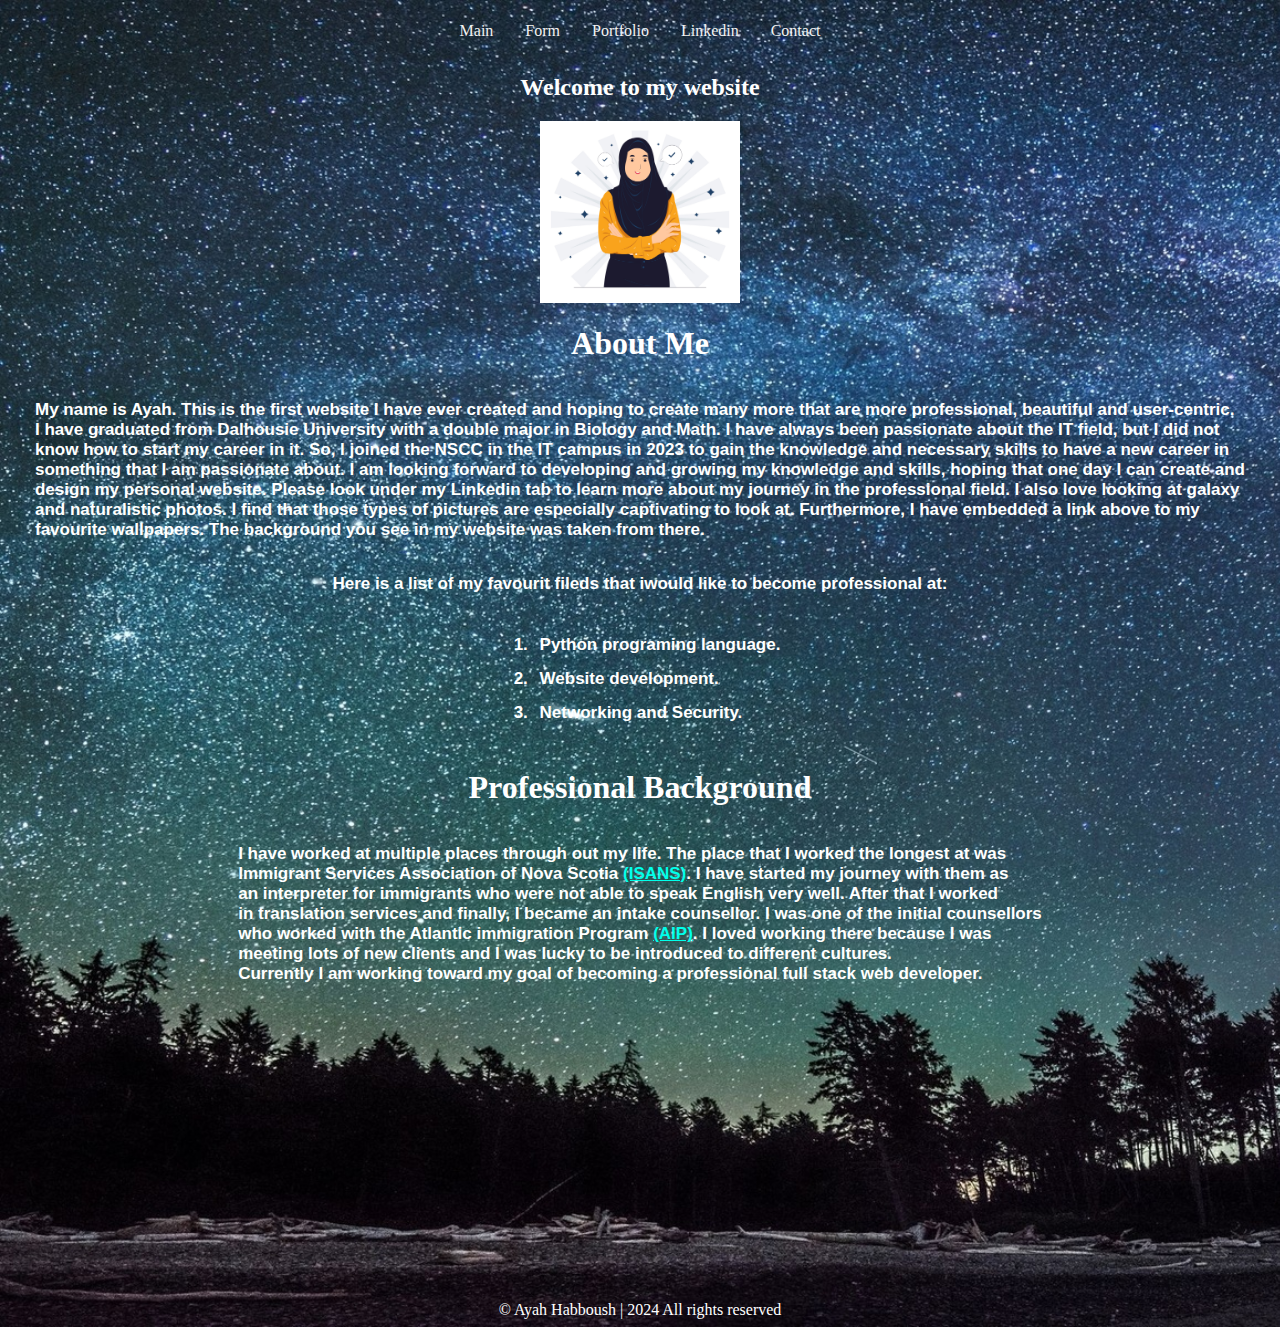
<file: index.html>
<!DOCTYPE html>
<html lang="en">
<head>
    <meta charset="UTF-8">
    <meta name="viewport" content="width=device-width, initial-scale=1.0">
<!--     <link rel="shortcut icon" sizes="16x16 24x24 32x32 48x48 64x64" href="favicon.ico"> -->
    <link rel="stylesheet" href="mainstyle.css">
    <title>My Portfolio Website</title>    
</head>
<body>
    <div class="navbar" id="myNavbar">
        <link rel="#" href="#">
        <a href="Main.html">Main</a>        
        <a href="Form.html">Form</a>
        <a href="Portfolio.html">Portfolio</a>
        <a href="https://ca.linkedin.com/in/ahabboush">Linkedin</a>
        <a href="mailto:ayah.h84@gmail.com">Contact</a>
        <a href="javascript:void(0);" class="icon" onclick="toggleNavbar()">&#9776;</a>
    </div>
      
    <div>
        <h2>Welcome to my website</h2>
    </div>
    <header>       
       <img class="ayah" src="Avatar.jpg">
    </header>    
    <main>
        <div>
            <h1>About Me</h1>  
        </div>
        <div>
            <p>My name is Ayah. This is the first website I have ever created and hoping to create many more that are more professional, beautiful and user-centric. <br>
            I have graduated from Dalhousie University with a double major in Biology and Math. I have always been passionate about the IT field, but I did not <br>
            know how to start my career in it. So, I joined the NSCC in the IT campus in 2023 to gain the knowledge and necessary skills to have a new career in <br>
            something that I am passionate about. I am looking forward to developing and growing my knowledge and skills, hoping that one day I can create and <br>
            design my personal website. Please look under my Linkedin tab to learn more about my journey in the professional field. I also love looking at galaxy <br>
            and naturalistic photos. I find that those types of pictures are especially captivating to look at. Furthermore, I have embedded a link above to my <br>
            favourite wallpapers. The background you see in my website was taken from there.
            </p>
        </div>
        <div>
            <p> Here is a list of my favourit fileds that iwould like to become professional at:</p>
        </div>
        <div>
            <ol>
                <li><a1>Python programing language.</a1></li >
                <li><a1>Website development.</a1></li >
                <li><a1>Networking and Security.</a1></li>
            <ol>
        </div>
        
        <div>
            <h1>Professional Background</h1>
        </div>
        <div>
            <p>I have worked at multiple places through out my life. The place that I worked the longest at was <br>
                Immigrant Services Association of Nova Scotia <a href="https://isans.ca/"><u>(ISANS)</u></a>. I have started my journey with them as <br>
                an interpreter for immigrants who were not able to speak English very well. After that I worked <br>
                in translation services and finally, I became an intake counsellor. I was one of the initial counsellors <br>
                who worked with the Atlantic immigration Program 
                <a href="https://www.canada.ca/en/immigration-refugees-citizenship/services/immigrate-canada/atlantic-immigration.html"><u>(AIP)</u></a>. 
                I loved working there  because I was <br>
                meeting lots of new clients and I was lucky to be introduced to different 
                cultures. <br>Currently I am working toward my goal of becoming a professional full stack web developer.
            </p>
        </div>
    </main>
    <script>
        function toggleNavbar() {
          var navbar = document.getElementById("myNavbar");
          if (navbar.className === "navbar") {
            navbar.className += " responsive";
          } else {
            navbar.className = "navbar";
          }
        }
    </script>    
    <footer>
        &copy; Ayah Habboush | 2024 All rights reserved
    </footer>
</body>
</html>
</file>
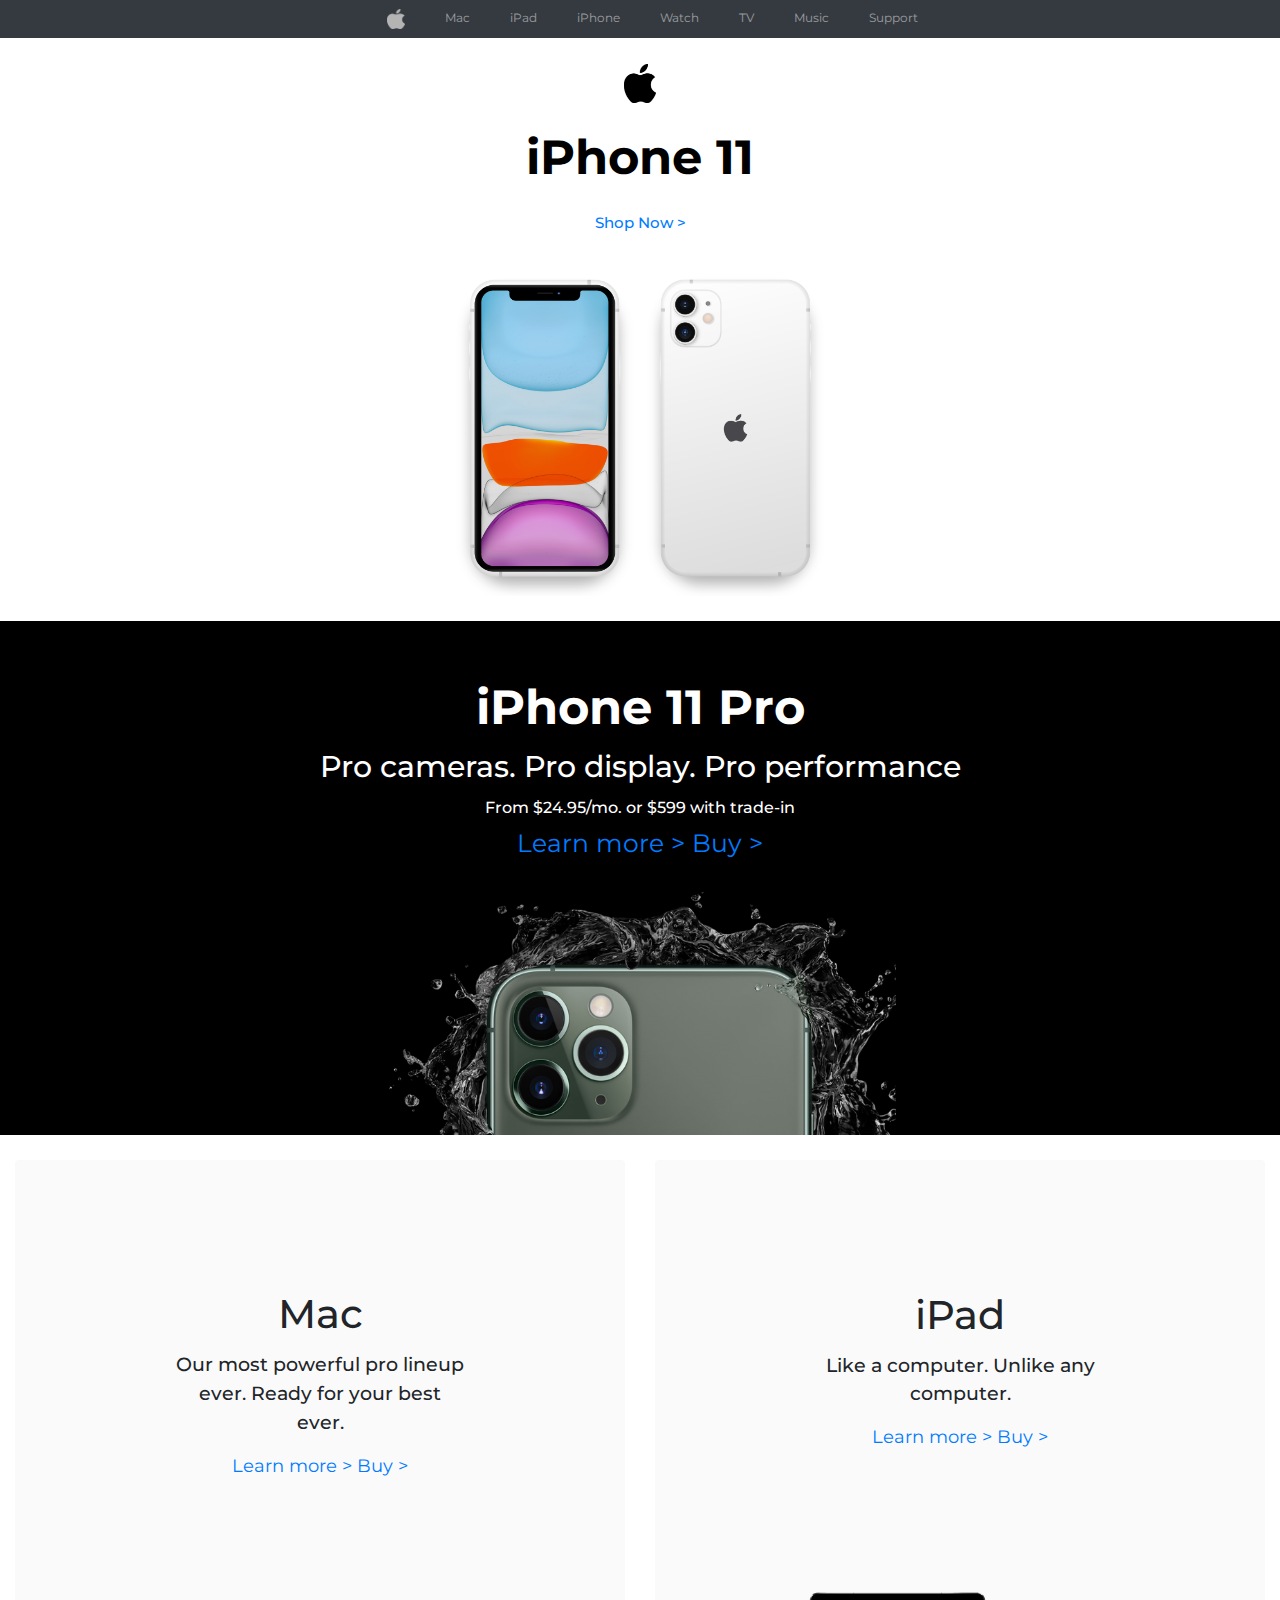
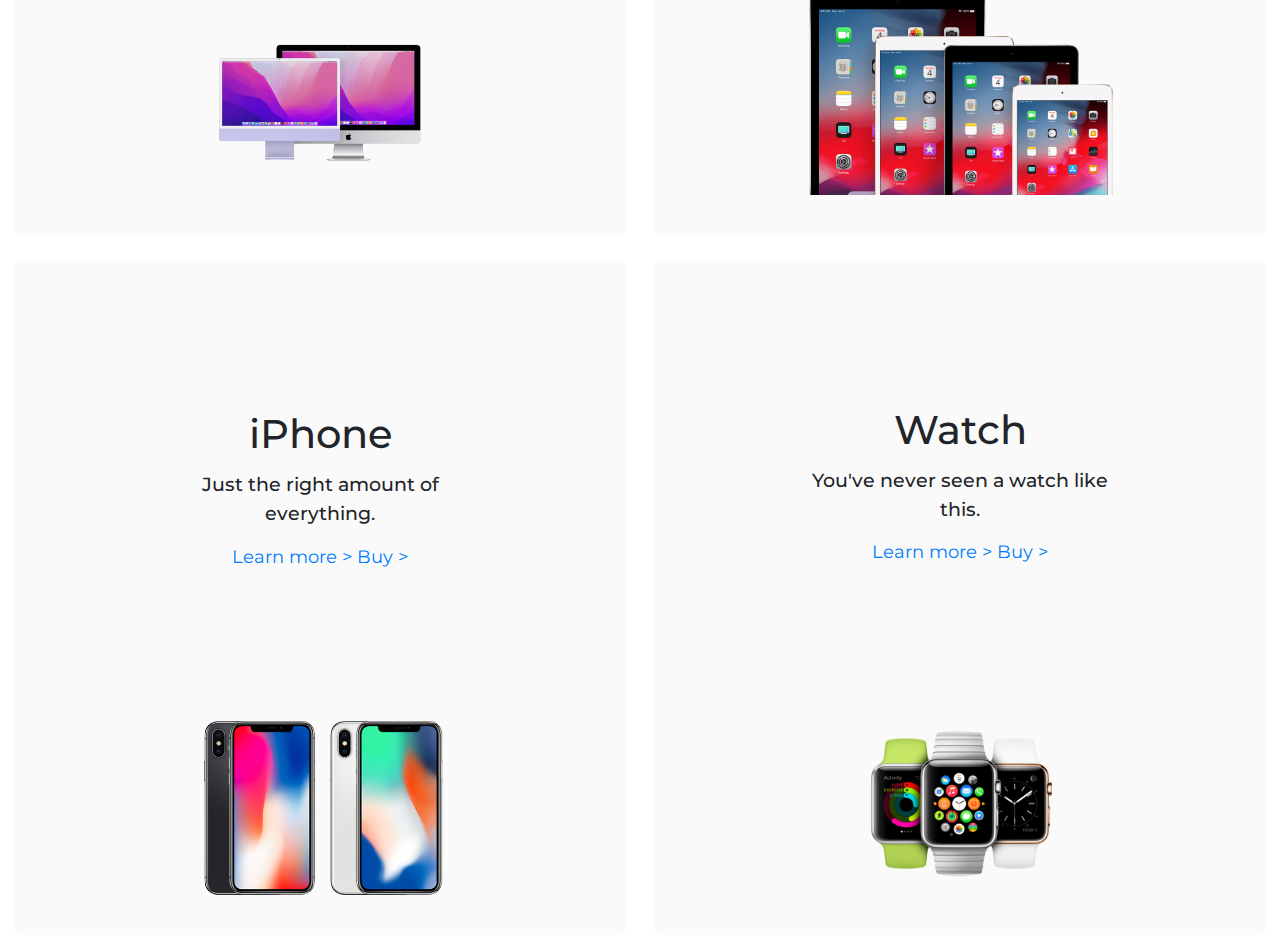
<file: Apple.html>
<!DOCTYPE html>
<html lang="en">
<head>
    <meta charset="UTF-8">
    <meta name="viewport" content="width=device-width, initial-scale=1.0">
    <title>Apple</title>
    <link rel="stylesheet" href="https://cdn.jsdelivr.net/npm/bootstrap@4.0.0/dist/css/bootstrap.min.css" integrity="sha384-Gn5384xqQ1aoWXA+058RXPxPg6fy4IWvTNh0E263XmFcJlSAwiGgFAW/dAiS6JXm" crossorigin="anonymous">
    <link rel="stylesheet" href="applestyle.css">
    <link rel="preconnect" href="https://fonts.googleapis.com">
    <link rel="preconnect" href="https://fonts.gstatic.com" crossorigin>
    <link rel="preconnect" href="https://fonts.googleapis.com">
    <link rel="preconnect" href="https://fonts.gstatic.com" crossorigin>
    <link href="https://fonts.googleapis.com/css2?family=Montserrat:ital,wght@0,100;0,200;0,300;0,400;0,500;0,600;0,700;0,800;0,900;1,100;1,200;1,300;1,400;1,500;1,600;1,700;1,800;1,900&display=swap" rel="stylesheet">
</head>
<body>
  <nav class="navbar navbar-expand-sm navbar-expand-md navbar-expand-lg navbar-dark bg-dark" id="nav">  
    <a class="navbar-brand d-lg-none d-md-none d-sm-none" href="#"><img src="Images/logo.png" width="18" height="20" class="d-inline-block align-center" alt=""></a>

      <button class="navbar-toggler" type="button" data-toggle="collapse" data-target="#navbarNav" aria-controls="navbarNav" aria-expanded="false" aria-label="Toggle navigation">
        <span class="navbar-toggler-icon"></span>
      </button>

      <div class="collapse navbar-collapse  " id="navbarNav">
        <ul class="navbar-nav nav-fill mx-auto w-10">
          <a class="nav-link d-none d-sm-block" href="#"><img src="Images/logo.png" width="18" height="20" class="d-inline-block align-top" alt=""></a>
          <li class="nav-item">
            <a class="nav-link" href="https://www.apple.com/ca/mac/">Mac </a>
          </li>
          <li class="nav-item">
            <a class="nav-link" href="https://www.apple.com/ca/ipad/">iPad</a>
          </li>
          <li class="nav-item">
            <a class="nav-link" href="https://www.apple.com/ca/iphone/">iPhone</a>
          </li>
          <li class="nav-item">
            <a class="nav-link" href="https://www.apple.com/ca/watch/">Watch</a>
          </li>
          <li class="nav-item">
            <a class="nav-link" href="https://www.apple.com/ca/tv-home/">TV</a>
          </li>
          <li class="nav-item">
            <a class="nav-link" href="https://www.apple.com/ca/apple-music/">Music</a>
          </li>
          <li class="nav-item">
            <a class="nav-link" href="https://support.apple.com/en-ca?cid=gn-ols-home-hp-tab">Support</a>
          </li>
        </ul>
      </div>
    </nav>
    
    <section class="section1">
      <div>
        <image class="img0" src="Images/12.webp" alt="Back and front view image of iPhone" title=""></a></li>
      </div>
      <div>
        <h1 class="h1">iPhone 11</h1>
      </div>
      <div>
        <a class="a1 mx-auto"  href="#">Shop Now ></a>
      </div>
      <div>
        <image class="img1" src="Images/6.png" alt="Back and front view image of iPhone" title=""></a></li>
      </div>
    </section>

    <section class="section2">
        <div>
            <h1 class="h1"><br>iPhone 11 Pro</h1>
        </div>
        <div>
            <h2 class="h2">Pro cameras. Pro display. Pro performance</h2>
        </div>
        <div>
            <h6 class="h6">From $24.95/mo. or $599 with trade-in</h6>
        </div>
        <div>
            <a class="a2 mx-auto" href="#">Learn more > Buy ></a>
        </div>
        <div>
            <image class="img2" src="Images/5.png" alt="Back image of iPhone" title=""></a></li>
        </div>           
    </section>

    <section>
      <div class="container-fluid">
          <div class="row">
              <div class="col col-12 col-sm-6 col-lg-6 col-md-6 col-xl-6">
                
                  
                  <div class="card" style="width: 100%;">
                      
                      <div class="card-body">
                          <h1 class="card-title">Mac</h1>
                          <p class="card-text">Our most powerful pro lineup <br> ever. Ready for your best<br> ever.</p>
                          <a href="#" class="mx-auto" >Learn more > Buy ></a>
                        </div>
                      <img class="img-fluid" width="33%" src="Images\1.png" alt="Card image cap" >
                    </div>


              </div>
            <div class="col col-12 col-sm-6 col-lg-6 col-md-6 col-xl-6">
                
                  
              <div class="card" style="width: 100%;">
                  
                  <div class="card-body">
                    <h1 class="card-title">iPad</h1>
                    <p class="card-text">Like a computer. Unlike any <br> computer.</p>
                    <a href="#" class="mx-auto" >Learn more > Buy ></a>
                  </div>
                  <img class="img-fluid" id="img2" width="50%" src="Images\2.png" alt="Card image cap">
                </div>


          </div>
            </div>
            <div class="row">
              <div class="col col-12  col-sm-6 col-lg-6 col-md-6 col-xl-6">
                
                  
                  <div class="card" style="width: 100%;">
                      
                      <div class="card-body">
                        <h1 class="card-title">iPhone</h1>
                        <p class="card-text">Just the right amount of<br> everything.</p>
                        <a href="#" class="mx-auto">Learn more > Buy ></a>
                      </div>
                      <img class="img-fluid" id="img4" width="43%" src="Images\3.png" alt="Card image cap">
                    </div>


              </div>
              <div class="col col-12 col-sm-6 col-lg-6 col-md-6 col-xl-6">
                
                  
                  <div class="card" style="width: 100%;">
                      
                      <div class="card-body">
                        <h1 class="card-title">Watch</h1>
                        <p class="card-text">You've never seen a watch like<br>this.</p>
                        <a href="#" class="mx-auto" >Learn more > Buy ></a>
                      </div>
                      <img class="img-fluid"  width="30%" src="Images\4.png" alt="Card image cap">
                    </div>


              </div>
              </div>
          </div>
    </section>
      <script src="https://code.jquery.com/jquery-3.2.1.slim.min.js" integrity="sha384-KJ3o2DKtIkvYIK3UENzmM7KCkRr/rE9/Qpg6aAZGJwFDMVNA/GpGFF93hXpG5KkN" crossorigin="anonymous"></script>
      <script src="https://cdn.jsdelivr.net/npm/popper.js@1.12.9/dist/umd/popper.min.js" integrity="sha384-ApNbgh9B+Y1QKtv3Rn7W3mgPxhU9K/ScQsAP7hUibX39j7fakFPskvXusvfa0b4Q" crossorigin="anonymous"></script>
      <script src="https://cdn.jsdelivr.net/npm/bootstrap@4.0.0/dist/js/bootstrap.min.js" integrity="sha384-JZR6Spejh4U02d8jOt6vLEHfe/JQGiRRSQQxSfFWpi1MquVdAyjUar5+76PVCmYl" crossorigin="anonymous"></script>
</body>
</html>
</file>
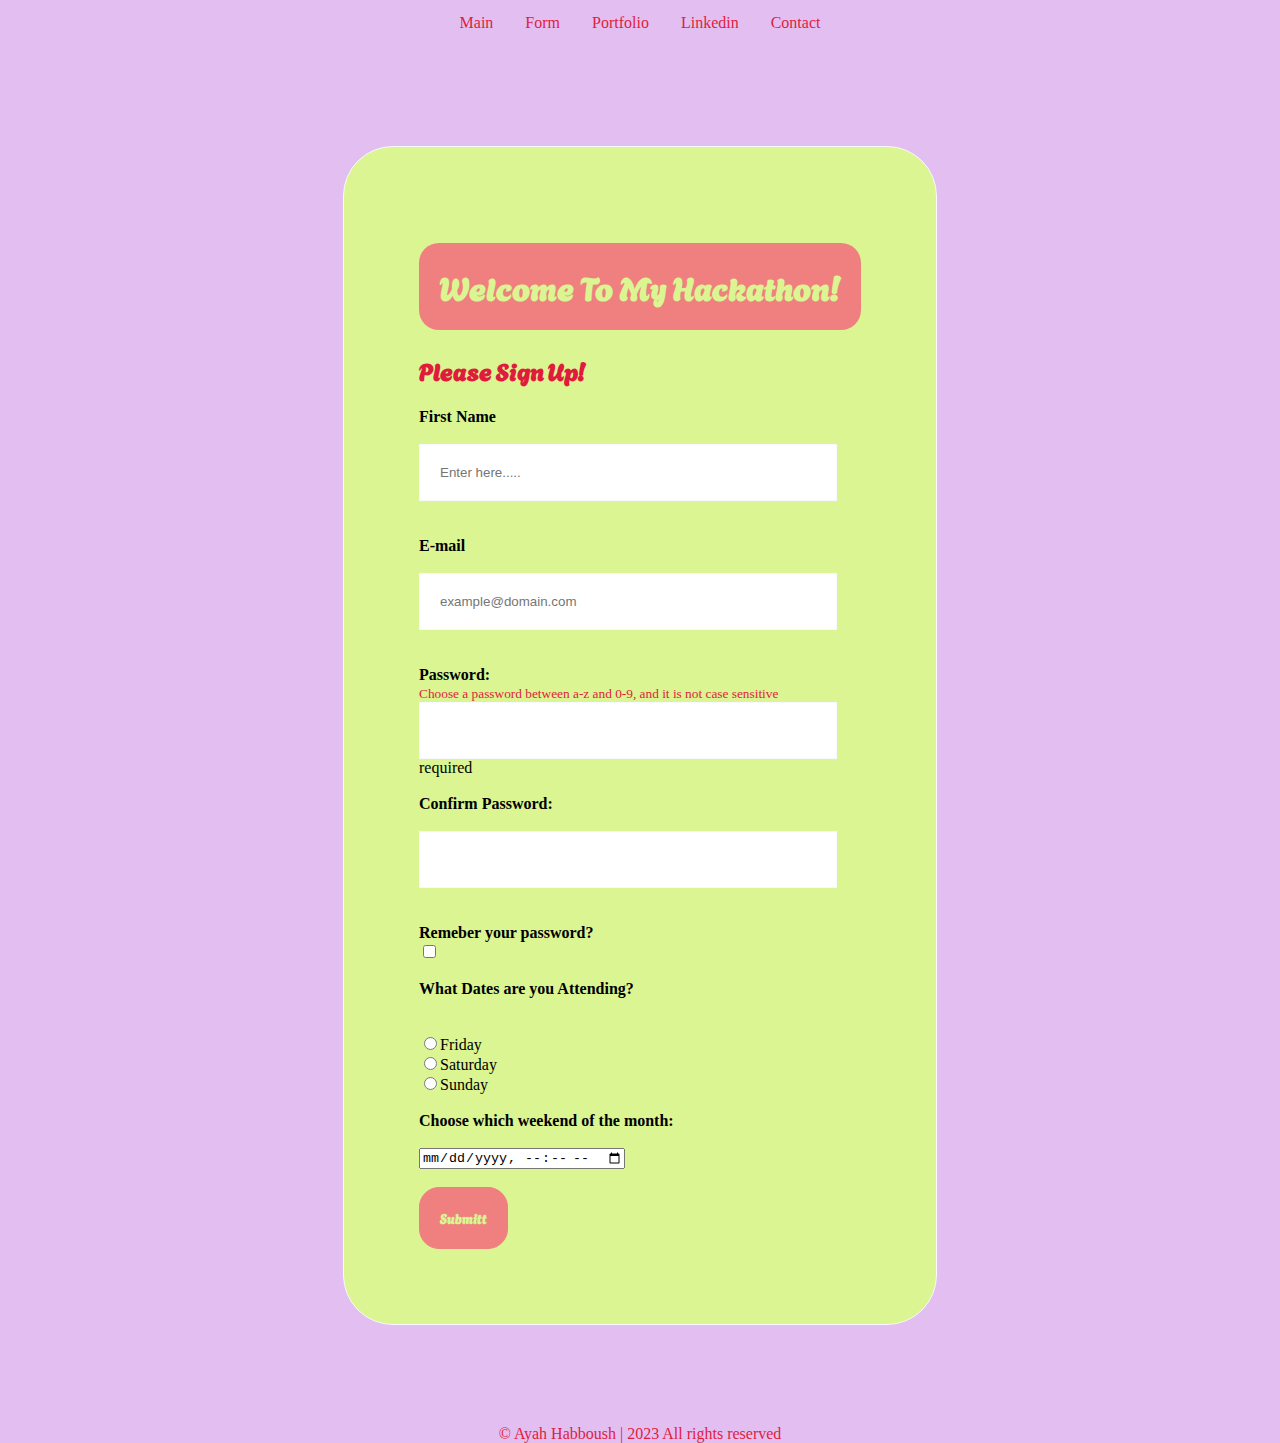
<file: Form.html>
<!DOCTYPE html>
<html lang="en">
<head>
    <meta charset="UTF-8">
    <meta name="viewport" content="width=device-width, initial-scale=1.0">
<!--     <link rel="shortcut icon" sizes="16x16 24x24 32x32 48x48 64x64" href="favicon.ico"> -->
    <link rel="stylesheet" href="formstyles.css">  
    <title>Form</title> 
    <link rel="preconnect" href="https://fonts.googleapis.com">
    <link rel="preconnect" href="https://fonts.gstatic.com" crossorigin>
    <link href="https://fonts.googleapis.com/css2?family=Agbalumo&display=swap" rel="stylesheet">
</head>
<body>
        <nav class="navbar" id="myNavbar">
            <link rel="#" href="#">
            <a href="Main.html">Main</a>        
            <a href="Form.html">Form</a>
            <a href="Portfolio.html">Portfolio</a>
            <a href="https://ca.linkedin.com/in/ahabboush">Linkedin</a>
            <a href="mailto:w0476041@nscc.com">Contact</a>
            <a href="javascript:void(0);" class="icon" onclick="toggleNavbar()">&#9776;</a>
        </nav>
    <main>
        <form class = "" method = "post"> <!-- will post the information for the website to the database we are using. -->
            <h1>Welcome To  My Hackathon!</h1>
            <h2>Please Sign Up!</h2>

            <label>First Name</label><br>
            <input type="text" placeholder="Enter here....."><br>
            <br>

            <label>E-mail</label><br>
            <input type="email" required placeholder="example@domain.com"><br>
            <br>
                <!-- the two lines abve can be done this way as well -->
            <!-- <lable>First Name</lable>
            <input type="text" placeholder=""> -->
            <!-- <br> -->
            
            <label>Password:</label>
            <small>Choose a password between a-z and 0-9, and it is not case sensitive</small><br>
            <input type="password" pattern="[a-zA-Z0-9]+"> required<br>
            <br>

            <label>Confirm Password:</label><br>
            <input type="password" pattern="[a-zA-Z0-9]+"><br>
            <br>

            <label>Remeber your password?</label>
            <input type="checkbox"><br>
            <br>

            <label>What Dates are you Attending?</label><br>
            <br>
            <input type="radio" name="days" value="Friday">Friday<br>
            <input type="radio" name="days" value="Saturday">Saturday<br>
            <input type="radio" name="days" value="Sunday">Sunday<br>
            <br>

            <label>Choose which weekend of the month:</label><br>
            <input type="datetime-local"><br>
            <br>
            

            <!-- This will give the submission of the info to the backend seerver or the database -->
            <button type="submit"> Submitt</button> 
        </form>
    </main>
    <footer>
        &copy; Ayah Habboush | 2023 All rights reserved
    </footer>
    <script>
        function toggleNavbar() {
            var navbar = document.getElementById("myNavbar");
            if (navbar.className === "navbar") {
                navbar.className += " responsive";
            } else {
                navbar.className = "navbar";
            }
        }
    </script>
</body>
</html>
</file>
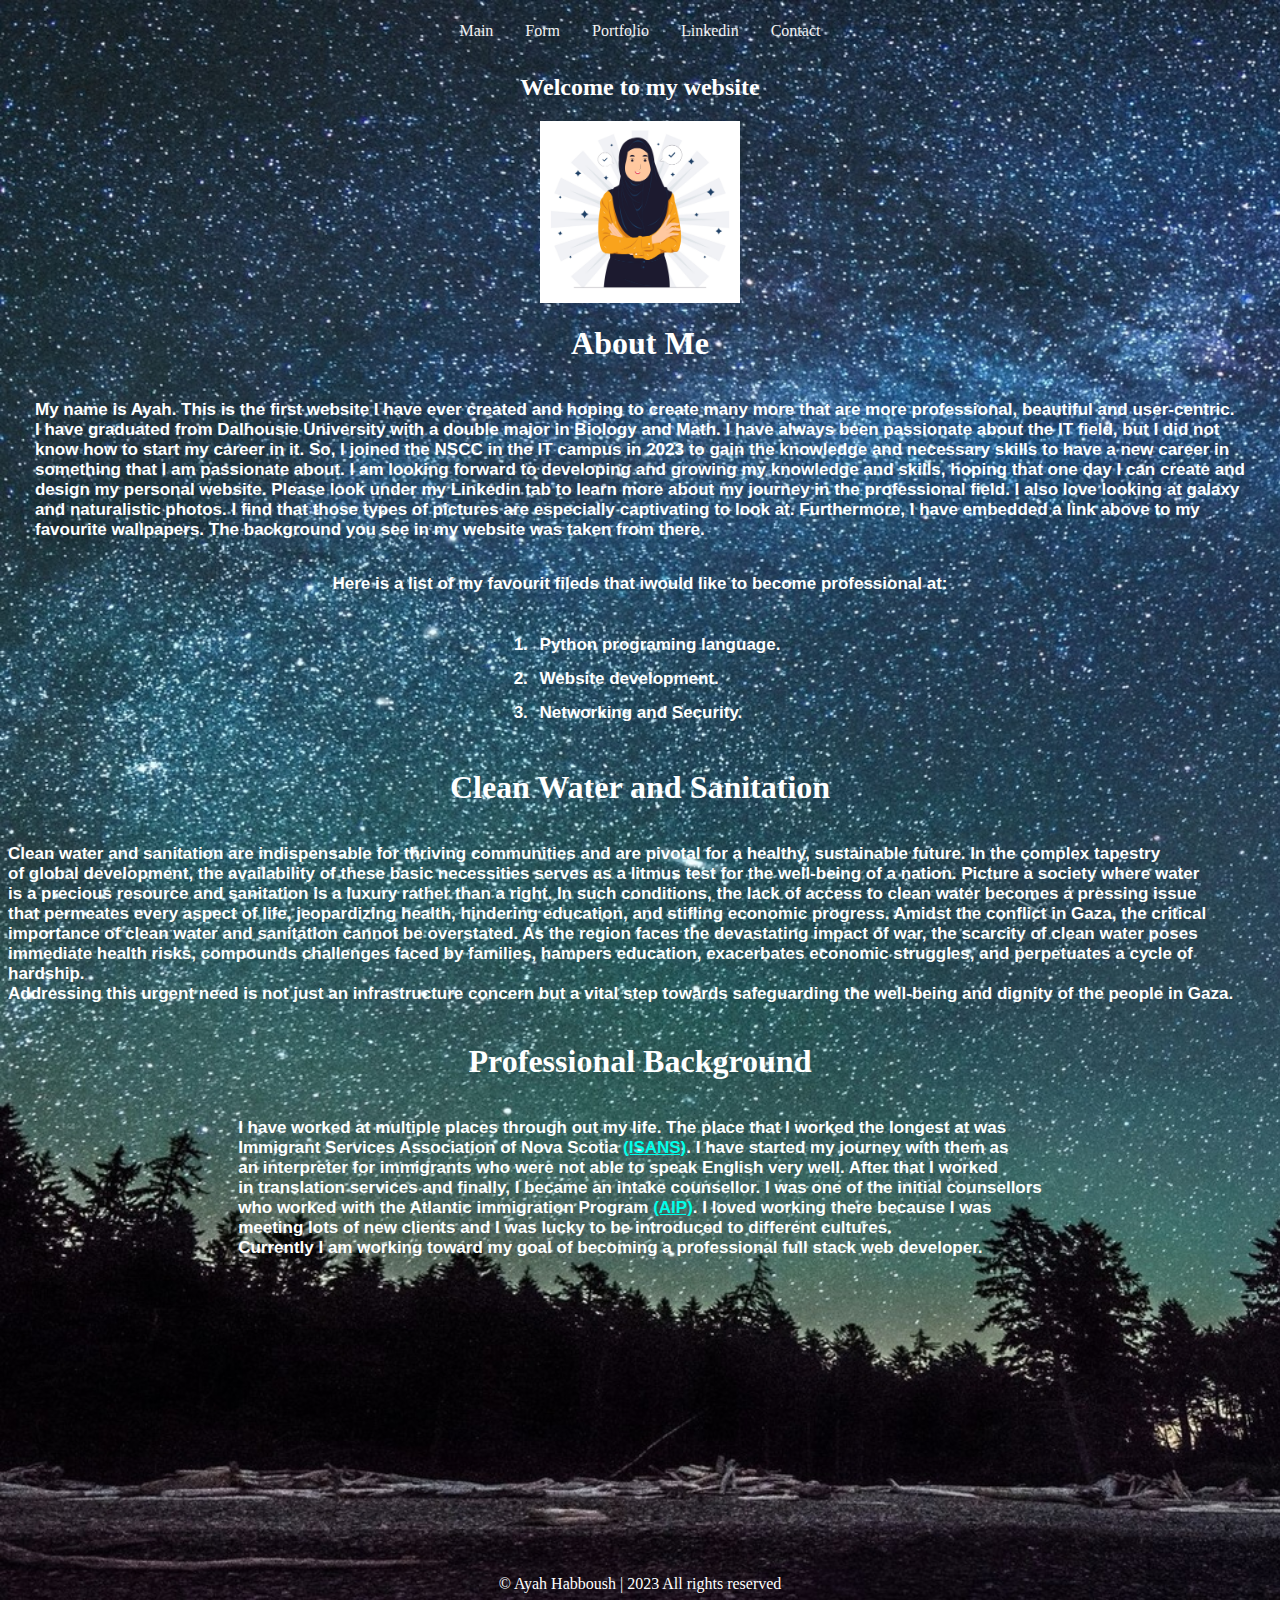
<file: Main.html>
<!DOCTYPE html>
<html lang="en">
<head>
    <meta charset="UTF-8">
    <meta name="viewport" content="width=device-width, initial-scale=1.0">
<!--     <link rel="shortcut icon" sizes="16x16 24x24 32x32 48x48 64x64" href="favicon.ico"> -->
    <link rel="stylesheet" href="mainstyle.css">
    <title>My Portfolio Website</title>    
</head>
<body>
    <div class="navbar" id="myNavbar">
        <link rel="#" href="#">
        <a href="Main.html">Main</a>        
        <a href="Form.html">Form</a>
        <a href="Portfolio.html">Portfolio</a>
        <a href="https://ca.linkedin.com/in/ahabboush">Linkedin</a>
        <a href="mailto:w0476041@nscc.com">Contact</a>
        <a href="javascript:void(0);" class="icon" onclick="toggleNavbar()">&#9776;</a>
    </div>
      
    <div>
        <h2>Welcome to my website</h2>
    </div>
    <header>       
       <img class="ayah" src="Avatar.jpg">
    </header>    
    <main>
        <div>
            <h1>About Me</h1>  
        </div>
        <div>
            <p>My name is Ayah. This is the first website I have ever created and hoping to create many more that are more professional, beautiful and user-centric. <br>
            I have graduated from Dalhousie University with a double major in Biology and Math. I have always been passionate about the IT field, but I did not <br>
            know how to start my career in it. So, I joined the NSCC in the IT campus in 2023 to gain the knowledge and necessary skills to have a new career in <br>
            something that I am passionate about. I am looking forward to developing and growing my knowledge and skills, hoping that one day I can create and <br>
            design my personal website. Please look under my Linkedin tab to learn more about my journey in the professional field. I also love looking at galaxy <br>
            and naturalistic photos. I find that those types of pictures are especially captivating to look at. Furthermore, I have embedded a link above to my <br>
            favourite wallpapers. The background you see in my website was taken from there.
            </p>
        </div>
        <div>
            <p> Here is a list of my favourit fileds that iwould like to become professional at:</p>
        </div>
        <div>
            <ol>
                <li><a1>Python programing language.</a1></li >
                <li><a1>Website development.</a1></li >
                <li><a1>Networking and Security.</a1></li>
            <ol>
        </div>
        <div>
            <h1>Clean Water and Sanitation</h1>
        </div>
        <div>
            <p>Clean water and sanitation are indispensable for thriving communities and are pivotal for a healthy, sustainable future. In the complex tapestry <br>
            of global development, the availability of these basic necessities serves as a litmus test for the well-being of a nation. Picture a society where water <br>
            is a precious resource and sanitation is a luxury rather than a right. In such conditions, the lack of access to clean water becomes a pressing issue <br>
            that permeates every aspect of life, jeopardizing health, hindering education, and stifling economic progress. Amidst the conflict in Gaza, the critical <br>
            importance of clean water and sanitation cannot be overstated. As the region faces the devastating impact of war, the scarcity of clean water poses <br>
            immediate health risks, compounds challenges faced by families, hampers education, exacerbates economic struggles, and perpetuates a cycle of hardship. <br>
            Addressing this urgent need is not just an infrastructure concern but a vital step towards safeguarding the well-being and dignity of the people in Gaza.
            </p>
        </div>
        <div>
            <h1>Professional Background</h1>
        </div>
        <div>
            <p>I have worked at multiple places through out my life. The place that I worked the longest at was <br>
                Immigrant Services Association of Nova Scotia <a href="https://isans.ca/"><u>(ISANS)</u></a>. I have started my journey with them as <br>
                an interpreter for immigrants who were not able to speak English very well. After that I worked <br>
                in translation services and finally, I became an intake counsellor. I was one of the initial counsellors <br>
                who worked with the Atlantic immigration Program 
                <a href="https://www.canada.ca/en/immigration-refugees-citizenship/services/immigrate-canada/atlantic-immigration.html"><u>(AIP)</u></a>. 
                I loved working there  because I was <br>
                meeting lots of new clients and I was lucky to be introduced to different 
                cultures. <br>Currently I am working toward my goal of becoming a professional full stack web developer.
            </p>
        </div>
    </main>
    <script>
        function toggleNavbar() {
          var navbar = document.getElementById("myNavbar");
          if (navbar.className === "navbar") {
            navbar.className += " responsive";
          } else {
            navbar.className = "navbar";
          }
        }
    </script>    
    <footer>
        &copy; Ayah Habboush | 2023 All rights reserved
    </footer>
</body>
</html>
</file>
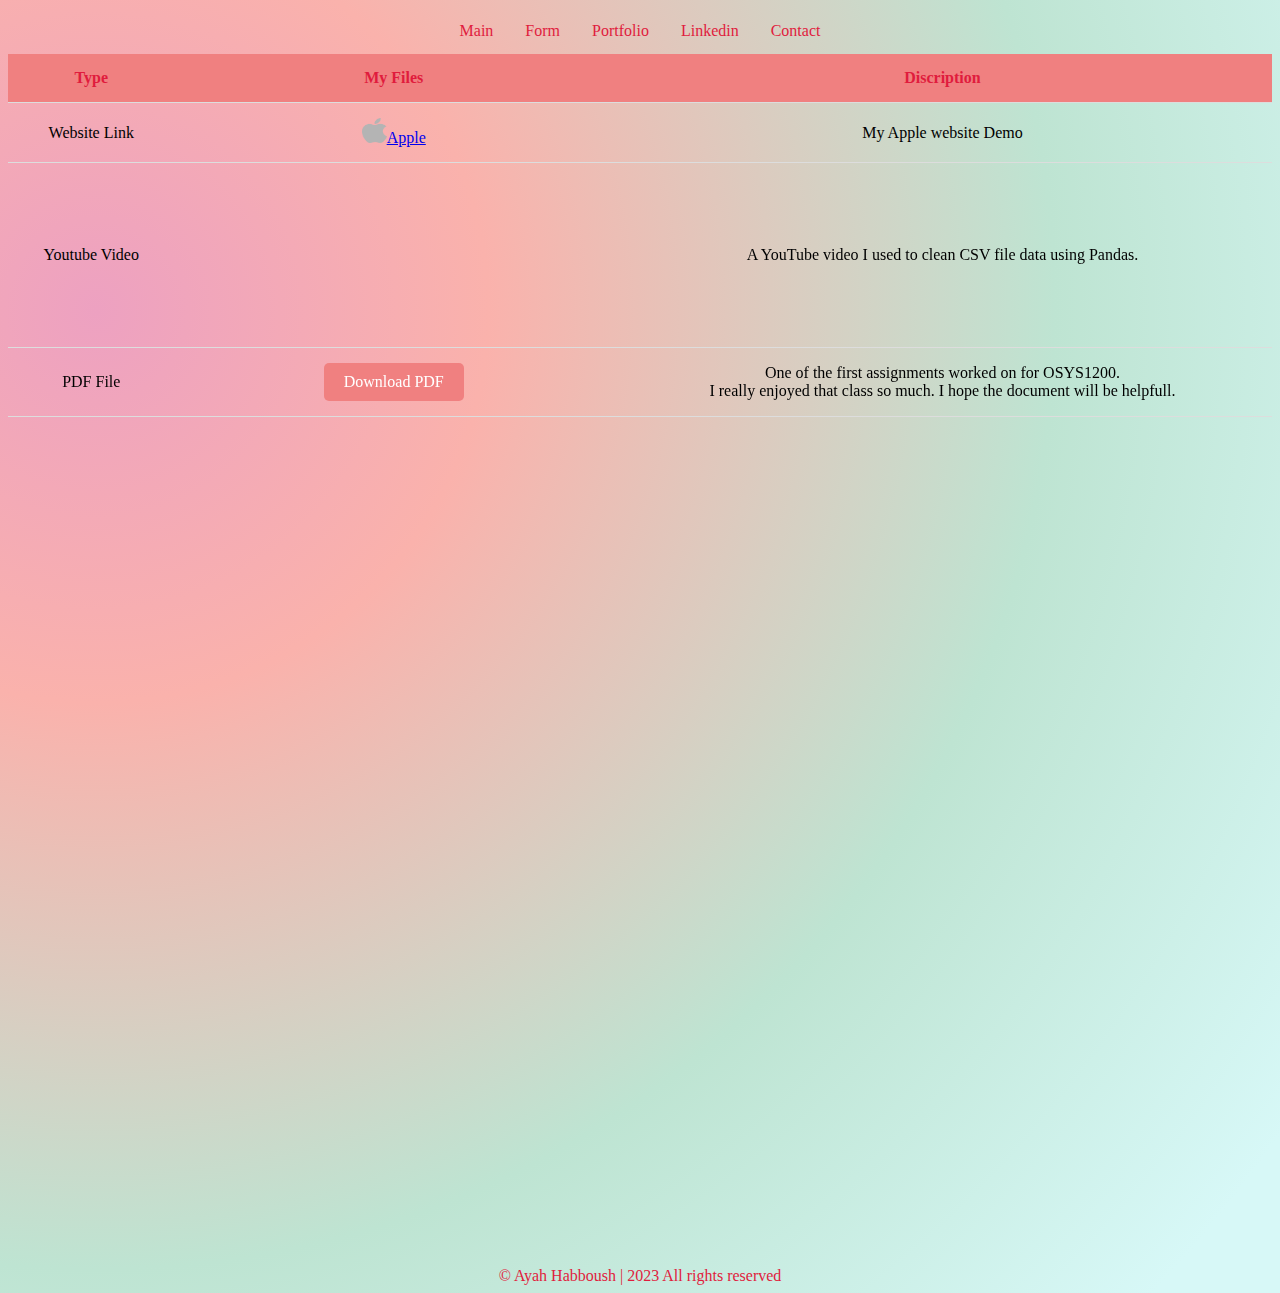
<file: Portfolio.html>
<!DOCTYPE html>
<html lang="en">
<head>
    <meta charset="UTF-8">
    <meta name="viewport" content="width=device-width, initial-scale=1.0">
<!--     <link rel="shortcut icon" sizes="16x16 24x24 32x32 48x48 64x64" href="favicond.ico"> -->
    <link rel="stylesheet" href="portfoliostyle.css"> 
    <title>Portfolio</title>
</head>
<body>
    <nav class="navbar" id="myNavbar">
        <link rel="#" href="#">
        <a href="Main.html">Main</a>        
        <a href="Form.html">Form</a>
        <a href="Portfolio.html">Portfolio</a>
        <a href="https://ca.linkedin.com/in/ahabboush">Linkedin</a>
        <a href="mailto:w0476041@nscc.com">Contact</a>
        <a href="javascript:void(0);" class="icon" onclick="toggleNavbar()">&#9776;</a>
    </nav>


    <table>
        <thead>
            <tr>
                <th>Type</th>
                <th>My Files</th>
                <th>Discription</th>
            </tr>
        </thead>
        <tbody>
            <tr>
                <td>Website Link</td>
                <td><a href="Apple.html"><img src="Images/logo.png" width="25" height="25" class="d-inline-block align-top" alt="">Apple </a></td>
                <td>My Apple website Demo</td>
            </tr>
            <tr>
            <td>Youtube Video</td>
            <td>
                <div class="video-container">
                <iframe src="https://www.youtube.com/embed/4WZK0eovQIA" title="YouTube video player" frameborder="0" allow="accelerometer; autoplay; clipboard-write; encrypted-media; gyroscope; picture-in-picture; web-share" allowfullscreen></iframe>
                </div>
            </td>
    <td>A YouTube video I used to clean CSV file data using Pandas.</td>
</tr>

            <tr>
                <td>PDF File</td>
                <td><a href="OSYS1200.pdf" class="download-link" download="your-file-name.pdf">Download PDF</a></td>
                <td>One of the first assignments worked on for OSYS1200. <br>
                    I really enjoyed that class so much. I hope the document will be helpfull.</td>
            </tr>
        </tbody>
    </table>


    
    <footer>
        &copy; Ayah Habboush | 2023 All rights reserved
    </footer>
    <script>
        function toggleNavbar() {
            var navbar = document.getElementById("myNavbar");
            if (navbar.className === "navbar") {
                navbar.className += " responsive";
            } else {
                navbar.className = "navbar";
            }
        }
    </script>
</body>
</html>
</file>
<file: mainstyle.css>
.navbar {
    overflow: hidden;
}
.navbar a {
  float: left;
  display: block;
  color: #f2f2f2;
  text-align: center;
  padding: 14px 16px;
  text-decoration: none;
}
.navbar a:hover {
  background-color: #ddd;
  color: black;
  border-radius: 20px;
  padding: 20px;
  border: 1px solid black;
}
.navbar .icon {
  display: none;
}
@media screen and (max-width: 600px) {
  .navbar a:not(:first-child) {display: none;}

  .navbar a.icon {
    float: right;
    display: block;
  }

  .navbar.responsive a.icon {
    position: absolute;
    top: 0;
    right: 0;
  }

  .navbar.responsive a {
    float: none;
    display: block;
    text-align: left;
  }
}
body{
    background-image: url("305308.jpg");
    background-size: cover;
    background-repeat: no-repeat;
}
ul{
list-style: none;
display: flex; 
justify-content: center;
font-size: 15px;
font-weight: bold;
}
ol{
align-items: center;
justify-content: center;
color: white;
font-family: 'Gill Sans', 'Gill Sans MT', Calibri, 'Trebuchet MS', sans-serif; 
font-size: 17px;
font-weight: bold;
}
div{
background-color:none;
display: flex;
justify-content: center;
}
p{
font-family: 'Gill Sans', 'Gill Sans MT', Calibri, 'Trebuchet MS', sans-serif; 
font-size: 17px;
font-weight: bold;
color: white;
}
h1{
    color: white;
}
h2{
    color: white;
}
.ayah{
width:200px;
}
header{
display: flex;
align-items: center;
justify-content: center;
}
a{
color:rgb(1, 255, 234);
}
a1{
color:white;
}
a:hover{
color:gray;
}
li{
padding: 7px;
}
footer{
display: flex;
align-items: center; 
justify-content: center;
margin-top: 300px;
margin-bottom: 0px;
color: white;
}
</file>
<file: applestyle.css>
#nav {
    padding-top: 1px;
    padding-bottom: 1px;
}
a {
    font-size: 12px;
    margin-left: 2em;
}
.navbar-toggler {
    padding:3px 2px !important;
  }
.card {
    background-color: #fafafa;
    height: 75vh;
    overflow: hidden;
    padding-bottom: 40px;
    border: none;
    display: flex;
    align-items: center;
    justify-content: center;
    flex-direction: column;
}
.card-body {
    display: flex;
    align-items: center;
    justify-content: center;
    flex-direction: column;
}
.card-text {
    text-align: center;
    font-size: 1.2rem;
    font-weight:500;
}
.card-body a {
    font-size: 1.1rem;
}
.row {
    margin-top: 2%;
}
.a1 {
    text-decoration: none;
    margin-top: 2%;
    margin-bottom: 2%;
    margin-left: auto !important;
    margin-right: auto !important;
    color: #007bff;
    font-size: 15px;
    text-align: center;
    display: flex;
    align-items: center; 
    justify-content: center;
    font-weight: 500;
}
.a1:hover{
    color:#007bff;
    text-decoration: underline;
}
.a2 {
    text-decoration: none;
    color: #007bff;
    font-size: 25px;
    text-align: center ;
    display: flex;
    align-items: center; 
    justify-content: center;
}
.a2:hover{
    color:#007bff;
    text-decoration: underline;
}
.section1{
    background-color: white;
    color:black;
}
.section2{
    background-color:black;
    color: white;
}
.img0{
    margin-top: 2%;
    margin-bottom:2%;
    margin-left: auto !important;
    margin-right: auto !important;
    width: 2.5%;
    height: 2.5%;
    display: flex;
    align-items: center;
    justify-content: center;
}
.img1{
    margin-top: 0%;
    margin-bottom:2%;
    margin-left: auto !important;
    margin-right: auto !important;
    width: 35%;
    height: 35%;
    display: flex;
    align-items: center;
    justify-content: center;
}
.img2{
    margin-top: 2%;
    margin-left: auto !important;
    margin-right: auto !important;
    width: 40%;
    height: 40%;
    display: flex;
    align-items: center;
    justify-content: center;
}
.h1{
    text-align: center;
    font-size: 3rem;
    font-weight: bold;
    margin-bottom:1%;
}
.h2 {
    text-align: center;
    font-size: 1.875rem;
    margin-bottom:1%;
}
.h6 {
    text-align: center;
    font-size: 1.0rem;
}
*{
    font-family: 'Montserrat', sans-serif;
}


@media (max-width: 590px) {
   .card img {
    width: 60%;
   }
   .h1{
    
    font-size: 1.8rem;
  
}
.h2 {
    
    font-size: 1.2rem;
    margin-bottom:1%;
}
.h6 {
    text-align: center;
    font-size: 1.0rem;
}
.a2 {
    font-size: 18px;
}


}

@media (min-width: 591px) and (max-width: 670px) {
    .card img {
        width:70% ;
    
    }
    #img2 {
        margin-bottom: 40px;
        margin-top: 30px;
    }

    #img4 {
        margin-bottom: 40px;
        margin-top: 50px;

    }
    .h1{
    
        font-size: 1.8rem;
      
    }
    .h2 {
        
        font-size: 1.2rem;
        margin-bottom:1%;
    }
    .h6 {
        text-align: center;
        font-size: 1.0rem;
    }
}
</file>
<file: formstyles.css>
.navbar {
    overflow: hidden;
    top: 0;
    width: 100%;
    display: flex;
    align-items: center;
    justify-content: center;
}

.navbar a {
  float: left;
  display: block;
  color: rgb(224, 28, 61);
  text-align: center;
  padding: 14px 16px;
  text-decoration: none;
}

.navbar a:hover {
  background-color:lightcoral;
  color: black;
  border-radius: 20px;
  padding: 20px;
  border: 1px solid lightcoral;
}

.navbar .icon {
  display: none;
}
@media screen and (max-width: 600px) {
  .navbar a:not(:first-child) {display: none;}

  .navbar a.icon {
    float: right;
    display: block;
  }

  .navbar.responsive a.icon {
    position: absolute;
    top: 0;
    right: 0;
  }

  .navbar.responsive a {
    float: none;
    display: block;
    text-align: left;
  }
}
body{
    margin: 0;
    background-color: rgb(227, 191, 241);
    color: black;
    display: flex;
    align-items: center;
    justify-content: center;
    flex-direction: column;
}
form{
    margin: 100px auto;
    background-color: rgb(218, 245, 145);
    border: 1px solid ghostwhite;
    padding: 75px;
    border-radius: 50px;
}
label{
    font-weight: bold;
    display: block;
}
input[type = "text"],
input[type = "email"],
input[type = "password"]{
    display: block;
    padding: 20px;
    border: 1px solid ghostwhite;
    width: 85%;
}
button[type = "submit"]{
    font-family: "Agbalumo";
    padding: 20px;
    background-color: lightcoral;
    color: rgb(218, 245, 145);
    border: 1px solid lightcoral;
    font-weight: bold;
    border-radius: 20px;
}
button:hover{
    color: black;
    background-color:  rgb(227, 191, 241);
    cursor: pointer;
}
h1{
    font-family: "Agbalumo";
    background-color: lightcoral;
    color:rgb(218, 245, 145);
    padding:20px;
    border-radius:20px;

}
h2{
    font-family: "Agbalumo";
    color: rgb(224, 28, 61);
    
}
small{
    color: rgb(224, 28, 61);
}
footer{
    display: flex;
    align-items: center; 
    justify-content: center;
    color: rgb(224, 28, 61);
    bottom: 0;
    width: 100%;
    overflow: hidden;
}
</file>
<file: portfoliostyle.css>
.navbar {
    overflow: hidden;
    top: 0;
    width: 100%;
    display: flex;
    align-items: center;
    justify-content: center;
}

.navbar a {
  float: left;
  display: block;
  color: rgb(224, 28, 61);
  text-align: center;
  padding: 14px 16px;
  text-decoration: none;
}

.navbar a:hover {
  background-color:  lightcoral;
  color: black;
  border-radius: 20px;
  padding: 20px;
  border: 1px solid lightcoral;
}

.navbar .icon {
  display: none;
}
@media screen and (max-width: 600px) {
  .navbar a:not(:first-child) {display: none;}

  .navbar a.icon {
    float: right;
    display: block;
  }

  .navbar.responsive a.icon {
    position: absolute;
    top: 0;
    right: 0;
  }

  .navbar.responsive a {
    float: none;
    display: block;
    text-align: left;
  }
}
body{
  background: radial-gradient(circle at 7.5% 24%, rgb(237, 161, 193) 0%, rgb(250, 178, 172) 25.5%, rgb(190, 228, 210) 62.3%, rgb(215, 248, 247) 93.8%);
}
.download-link {
  display: inline-block;
  padding: 10px 20px;
  background-color:  lightcoral;
  color: white;
  text-decoration: none;
  font-size: 16px;
  border-radius: 5px;
}
.responsive-video {
  max-width: 100%;
  height: auto;
}
.download-link:hover {
  background-color: lightcoral;
}
table {
  width: 100%;
  border-collapse: collapse;
  text-align: center;
}

th, td {
  padding: 15px;
  text-align: left;
  border-bottom: 1px solid #ddd;
  text-align: center;
}

th {
  background-color: lightcoral;
  color: rgb(224, 28, 61);
}
.dbas1{
  max-width: 100%;
  height: auto;
}

footer{
    display: flex;
    align-items: center; 
    justify-content: center;
    margin-top:850px;
    margin-bottom: 0px;
    color: rgb(224, 28, 61);
    bottom: 0;
    width: 100%;
    overflow: hidden;
}
</file>
